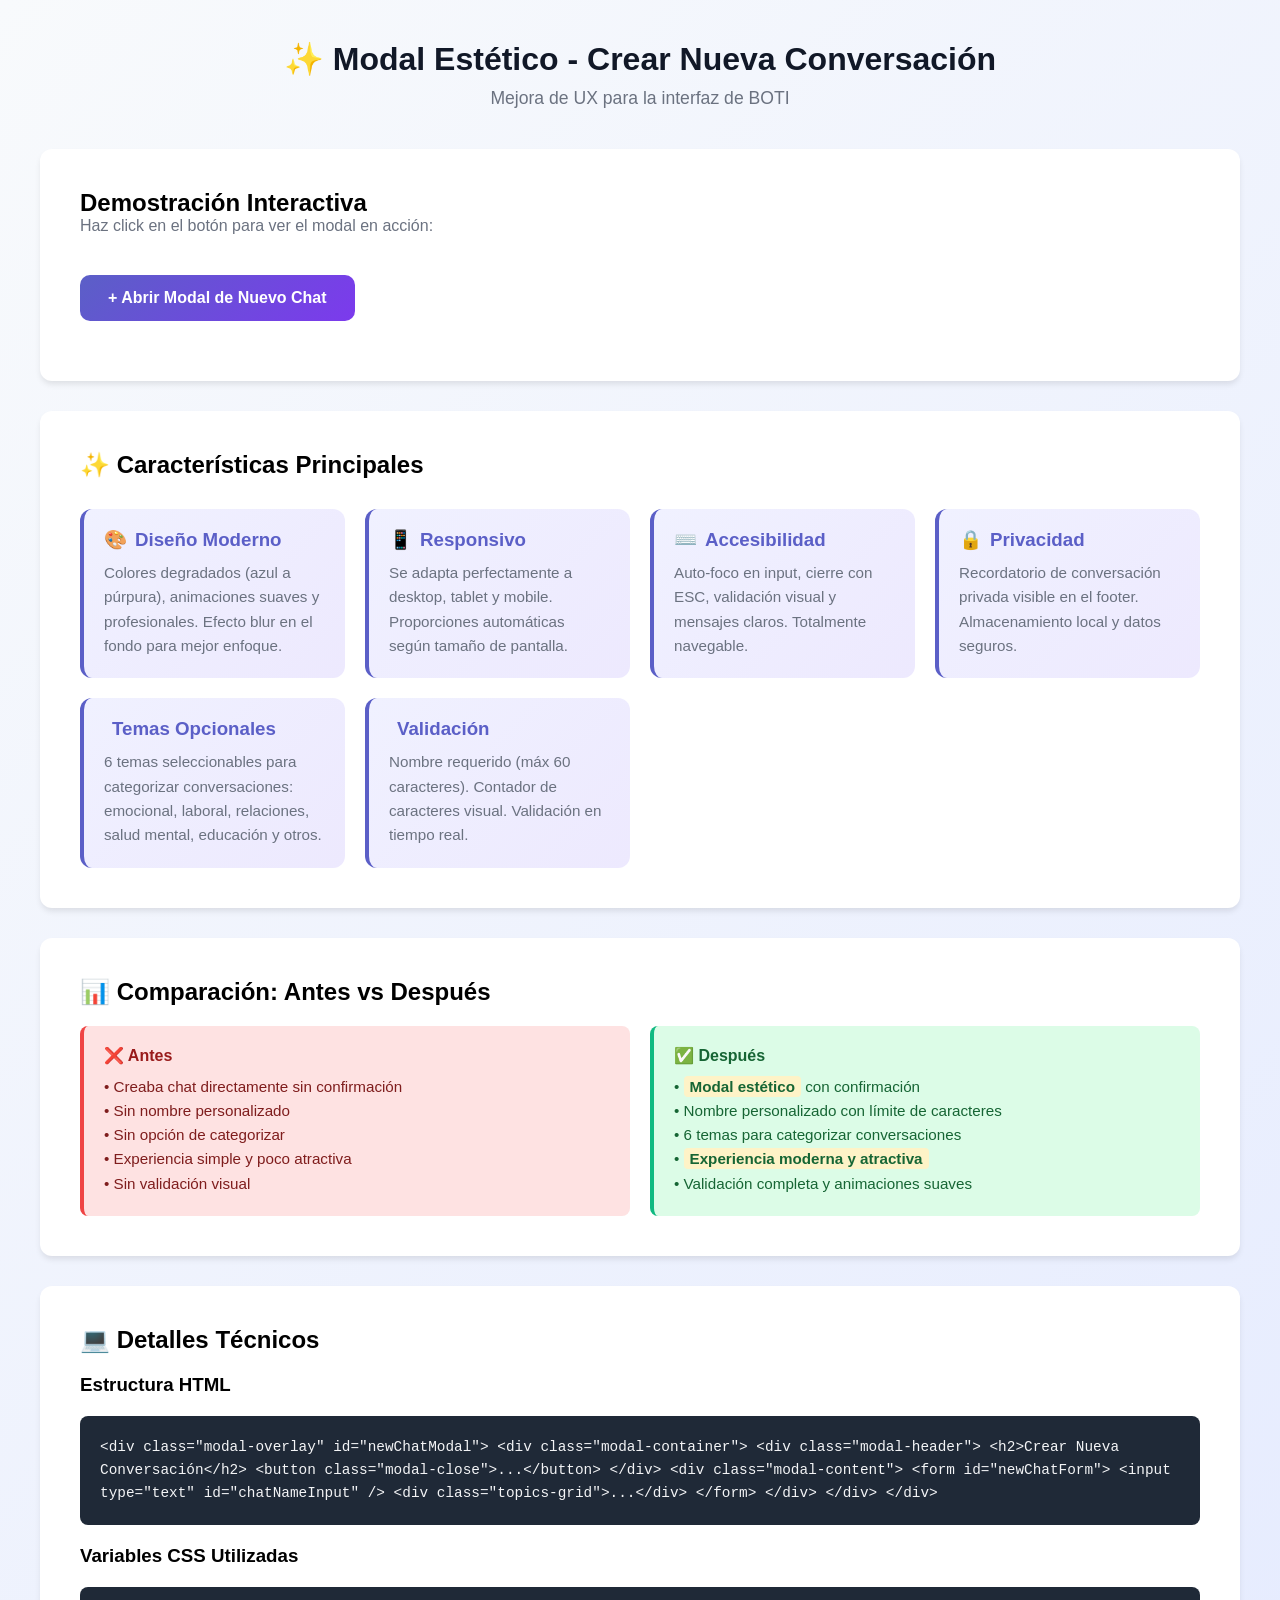
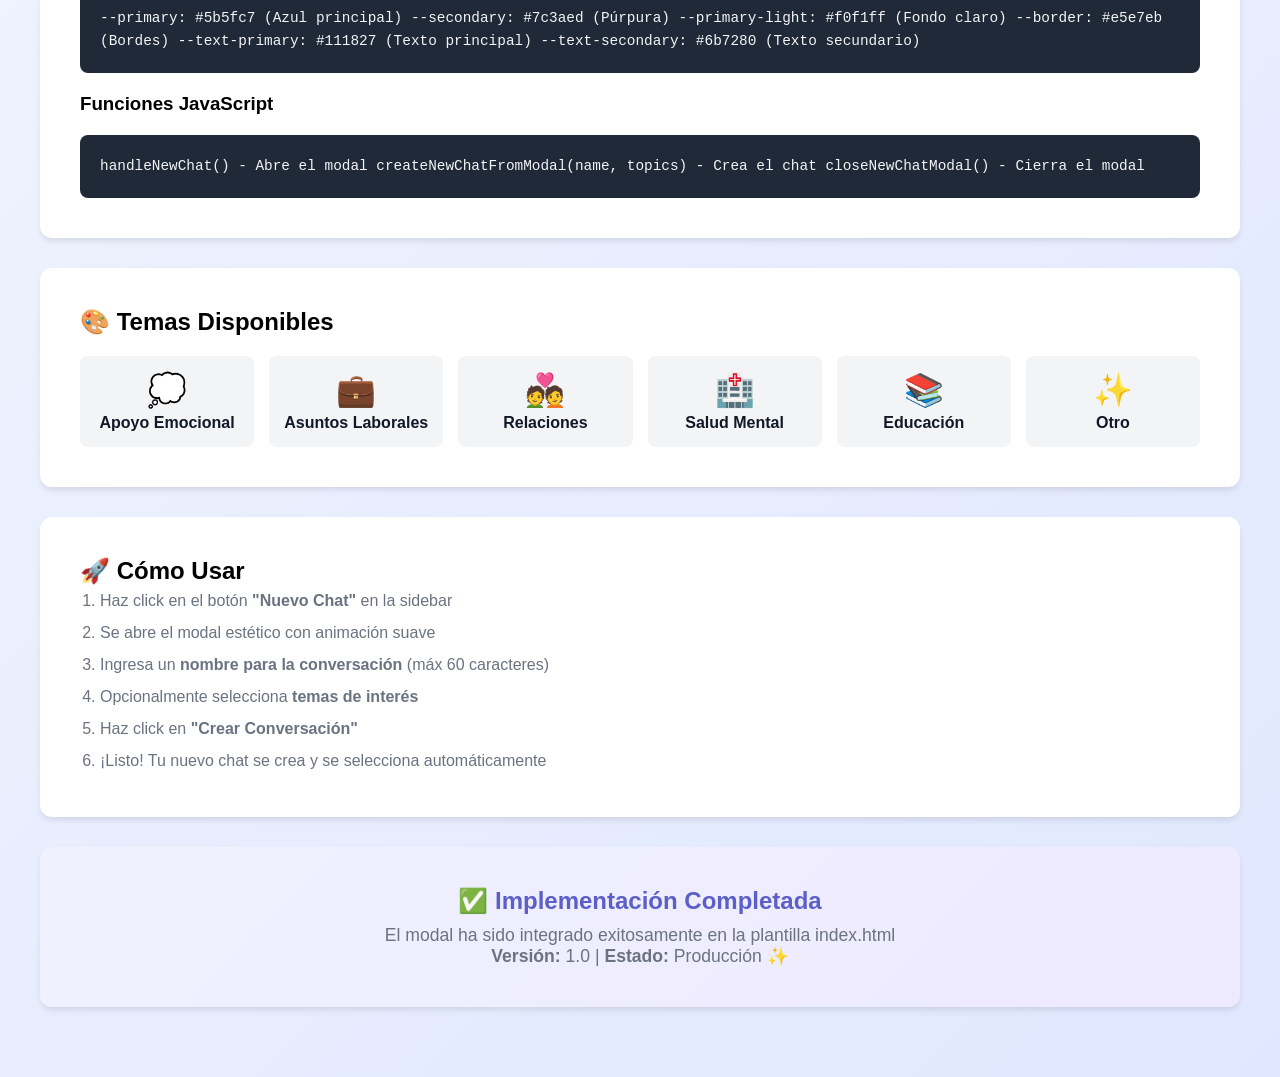
<file: DEMO_MODAL.html>
<!DOCTYPE html>
<html lang="es">
<head>
    <meta charset="UTF-8">
    <meta name="viewport" content="width=device-width, initial-scale=1.0">
    <title>Demo Modal - Crear Nueva Conversación</title>
    <style>
        * {
            margin: 0;
            padding: 0;
            box-sizing: border-box;
        }

        body {
            font-family: -apple-system, BlinkMacSystemFont, 'Segoe UI', Roboto, sans-serif;
            background: linear-gradient(135deg, #f8fafc 0%, #e0e7ff 100%);
            min-height: 100vh;
            padding: 40px 20px;
        }

        .container {
            max-width: 1200px;
            margin: 0 auto;
        }

        h1 {
            text-align: center;
            color: #111827;
            margin-bottom: 10px;
            font-size: 2rem;
        }

        .subtitle {
            text-align: center;
            color: #6b7280;
            margin-bottom: 40px;
            font-size: 1.1rem;
        }

        .demo-section {
            background: white;
            border-radius: 12px;
            padding: 40px;
            margin-bottom: 30px;
            box-shadow: 0 4px 6px -1px rgba(0, 0, 0, 0.1);
        }

        .demo-button {
            display: inline-block;
            padding: 14px 28px;
            background: linear-gradient(135deg, #5b5fc7, #7c3aed);
            color: white;
            border: none;
            border-radius: 10px;
            font-size: 1rem;
            font-weight: 600;
            cursor: pointer;
            transition: all 0.3s ease;
            margin: 20px 0;
        }

        .demo-button:hover {
            transform: translateY(-2px);
            box-shadow: 0 10px 20px rgba(91, 95, 199, 0.3);
        }

        .features {
            display: grid;
            grid-template-columns: repeat(auto-fit, minmax(250px, 1fr));
            gap: 20px;
            margin-top: 30px;
        }

        .feature-card {
            background: linear-gradient(135deg, #f0f1ff 0%, #ede9fe 100%);
            padding: 20px;
            border-radius: 12px;
            border-left: 4px solid #5b5fc7;
        }

        .feature-card h3 {
            color: #5b5fc7;
            margin-bottom: 10px;
        }

        .feature-card p {
            color: #6b7280;
            font-size: 0.95rem;
            line-height: 1.6;
        }

        .code-block {
            background: #1f2937;
            color: #f3f4f6;
            padding: 20px;
            border-radius: 8px;
            overflow-x: auto;
            margin-top: 20px;
            font-family: 'Courier New', monospace;
            font-size: 0.9rem;
            line-height: 1.6;
        }

        .comparison {
            display: grid;
            grid-template-columns: 1fr 1fr;
            gap: 20px;
            margin-top: 20px;
        }

        .comparison-item {
            padding: 20px;
            border-radius: 8px;
        }

        .before {
            background: #fee2e2;
            border-left: 4px solid #ef4444;
        }

        .after {
            background: #dcfce7;
            border-left: 4px solid #10b981;
        }

        .comparison-item h4 {
            margin-bottom: 10px;
            font-weight: 700;
        }

        .before h4 {
            color: #991b1b;
        }

        .after h4 {
            color: #166534;
        }

        .comparison-item p {
            font-size: 0.95rem;
            line-height: 1.6;
        }

        .before p {
            color: #7f1d1d;
        }

        .after p {
            color: #166534;
        }

        .icon {
            display: inline-block;
            margin-right: 8px;
        }

        .highlight {
            background: #fef3c7;
            padding: 2px 6px;
            border-radius: 4px;
            font-weight: 600;
        }

        @media (max-width: 768px) {
            .comparison {
                grid-template-columns: 1fr;
            }

            h1 {
                font-size: 1.5rem;
            }

            .demo-section {
                padding: 20px;
            }
        }
    </style>
</head>
<body>
    <div class="container">
        <h1>✨ Modal Estético - Crear Nueva Conversación</h1>
        <p class="subtitle">Mejora de UX para la interfaz de BOTI</p>

        <div class="demo-section">
            <h2>Demostración Interactiva</h2>
            <p style="color: #6b7280; margin-bottom: 20px;">
                Haz click en el botón para ver el modal en acción:
            </p>
            <button class="demo-button" onclick="openDemoModal()">
                + Abrir Modal de Nuevo Chat
            </button>
        </div>

        <div class="demo-section">
            <h2>✨ Características Principales</h2>
            <div class="features">
                <div class="feature-card">
                    <h3><span class="icon">🎨</span>Diseño Moderno</h3>
                    <p>Colores degradados (azul a púrpura), animaciones suaves y profesionales. Efecto blur en el fondo para mejor enfoque.</p>
                </div>

                <div class="feature-card">
                    <h3><span class="icon">📱</span>Responsivo</h3>
                    <p>Se adapta perfectamente a desktop, tablet y mobile. Proporciones automáticas según tamaño de pantalla.</p>
                </div>

                <div class="feature-card">
                    <h3><span class="icon">⌨️</span>Accesibilidad</h3>
                    <p>Auto-foco en input, cierre con ESC, validación visual y mensajes claros. Totalmente navegable.</p>
                </div>

                <div class="feature-card">
                    <h3><span class="icon">🔒</span>Privacidad</h3>
                    <p>Recordatorio de conversación privada visible en el footer. Almacenamiento local y datos seguros.</p>
                </div>

                <div class="feature-card">
                    <h3><span class="icon"></span>Temas Opcionales</h3>
                    <p>6 temas seleccionables para categorizar conversaciones: emocional, laboral, relaciones, salud mental, educación y otros.</p>
                </div>

                <div class="feature-card">
                    <h3><span class="icon"></span>Validación</h3>
                    <p>Nombre requerido (máx 60 caracteres). Contador de caracteres visual. Validación en tiempo real.</p>
                </div>
            </div>
        </div>

        <div class="demo-section">
            <h2>📊 Comparación: Antes vs Después</h2>
            <div class="comparison">
                <div class="comparison-item before">
                    <h4>❌ Antes</h4>
                    <p>
                        • Creaba chat directamente sin confirmación<br>
                        • Sin nombre personalizado<br>
                        • Sin opción de categorizar<br>
                        • Experiencia simple y poco atractiva<br>
                        • Sin validación visual
                    </p>
                </div>

                <div class="comparison-item after">
                    <h4>✅ Después</h4>
                    <p>
                        • <span class="highlight">Modal estético</span> con confirmación<br>
                        • Nombre personalizado con límite de caracteres<br>
                        • 6 temas para categorizar conversaciones<br>
                        • <span class="highlight">Experiencia moderna y atractiva</span><br>
                        • Validación completa y animaciones suaves
                    </p>
                </div>
            </div>
        </div>

        <div class="demo-section">
            <h2>💻 Detalles Técnicos</h2>
            
            <h3 style="margin-top: 20px; margin-bottom: 10px;">Estructura HTML</h3>
            <div class="code-block">
&lt;div class="modal-overlay" id="newChatModal"&gt;
    &lt;div class="modal-container"&gt;
        &lt;div class="modal-header"&gt;
            &lt;h2&gt;Crear Nueva Conversación&lt;/h2&gt;
            &lt;button class="modal-close"&gt;...&lt;/button&gt;
        &lt;/div&gt;
        &lt;div class="modal-content"&gt;
            &lt;form id="newChatForm"&gt;
                &lt;input type="text" id="chatNameInput" /&gt;
                &lt;div class="topics-grid"&gt;...&lt;/div&gt;
            &lt;/form&gt;
        &lt;/div&gt;
    &lt;/div&gt;
&lt;/div&gt;
            </div>

            <h3 style="margin-top: 20px; margin-bottom: 10px;">Variables CSS Utilizadas</h3>
            <div class="code-block">
--primary: #5b5fc7 (Azul principal)
--secondary: #7c3aed (Púrpura)
--primary-light: #f0f1ff (Fondo claro)
--border: #e5e7eb (Bordes)
--text-primary: #111827 (Texto principal)
--text-secondary: #6b7280 (Texto secundario)
            </div>

            <h3 style="margin-top: 20px; margin-bottom: 10px;">Funciones JavaScript</h3>
            <div class="code-block">
handleNewChat()  - Abre el modal
createNewChatFromModal(name, topics) - Crea el chat
closeNewChatModal() - Cierra el modal
            </div>
        </div>

        <div class="demo-section">
            <h2>🎨 Temas Disponibles</h2>
            <div style="display: grid; grid-template-columns: repeat(auto-fit, minmax(150px, 1fr)); gap: 15px; margin-top: 20px;">
                <div style="padding: 15px; background: #f3f4f6; border-radius: 8px; text-align: center;">
                    <div style="font-size: 2rem; margin-bottom: 5px;">💭</div>
                    <div style="font-weight: 600; color: #111827;">Apoyo Emocional</div>
                </div>
                <div style="padding: 15px; background: #f3f4f6; border-radius: 8px; text-align: center;">
                    <div style="font-size: 2rem; margin-bottom: 5px;">💼</div>
                    <div style="font-weight: 600; color: #111827;">Asuntos Laborales</div>
                </div>
                <div style="padding: 15px; background: #f3f4f6; border-radius: 8px; text-align: center;">
                    <div style="font-size: 2rem; margin-bottom: 5px;">💑</div>
                    <div style="font-weight: 600; color: #111827;">Relaciones</div>
                </div>
                <div style="padding: 15px; background: #f3f4f6; border-radius: 8px; text-align: center;">
                    <div style="font-size: 2rem; margin-bottom: 5px;">🏥</div>
                    <div style="font-weight: 600; color: #111827;">Salud Mental</div>
                </div>
                <div style="padding: 15px; background: #f3f4f6; border-radius: 8px; text-align: center;">
                    <div style="font-size: 2rem; margin-bottom: 5px;">📚</div>
                    <div style="font-weight: 600; color: #111827;">Educación</div>
                </div>
                <div style="padding: 15px; background: #f3f4f6; border-radius: 8px; text-align: center;">
                    <div style="font-size: 2rem; margin-bottom: 5px;">✨</div>
                    <div style="font-weight: 600; color: #111827;">Otro</div>
                </div>
            </div>
        </div>

        <div class="demo-section">
            <h2>🚀 Cómo Usar</h2>
            <ol style="color: #6b7280; line-height: 2; margin-left: 20px;">
                <li>Haz click en el botón <strong>"Nuevo Chat"</strong> en la sidebar</li>
                <li>Se abre el modal estético con animación suave</li>
                <li>Ingresa un <strong>nombre para la conversación</strong> (máx 60 caracteres)</li>
                <li>Opcionalmente selecciona <strong>temas de interés</strong></li>
                <li>Haz click en <strong>"Crear Conversación"</strong></li>
                <li>¡Listo! Tu nuevo chat se crea y se selecciona automáticamente</li>
            </ol>
        </div>

        <div class="demo-section" style="text-align: center; background: linear-gradient(135deg, #f0f1ff 0%, #ede9fe 100%);">
            <h2 style="color: #5b5fc7;">✅ Implementación Completada</h2>
            <p style="color: #6b7280; font-size: 1.1rem; margin-top: 10px;">
                El modal ha sido integrado exitosamente en la plantilla index.html<br>
                <strong>Versión:</strong> 1.0 | <strong>Estado:</strong> Producción ✨
            </p>
        </div>
    </div>

    <script>
        function openDemoModal() {
            alert('🎉 Modal implementado en la aplicación.\n\nEn la aplicación real, esto abrirá un hermoso modal estético para crear nuevas conversaciones.\n\n✨ ¡Pruébalo en la interfaz de BOTI!');
        }
    </script>
</body>
</html>
</file>
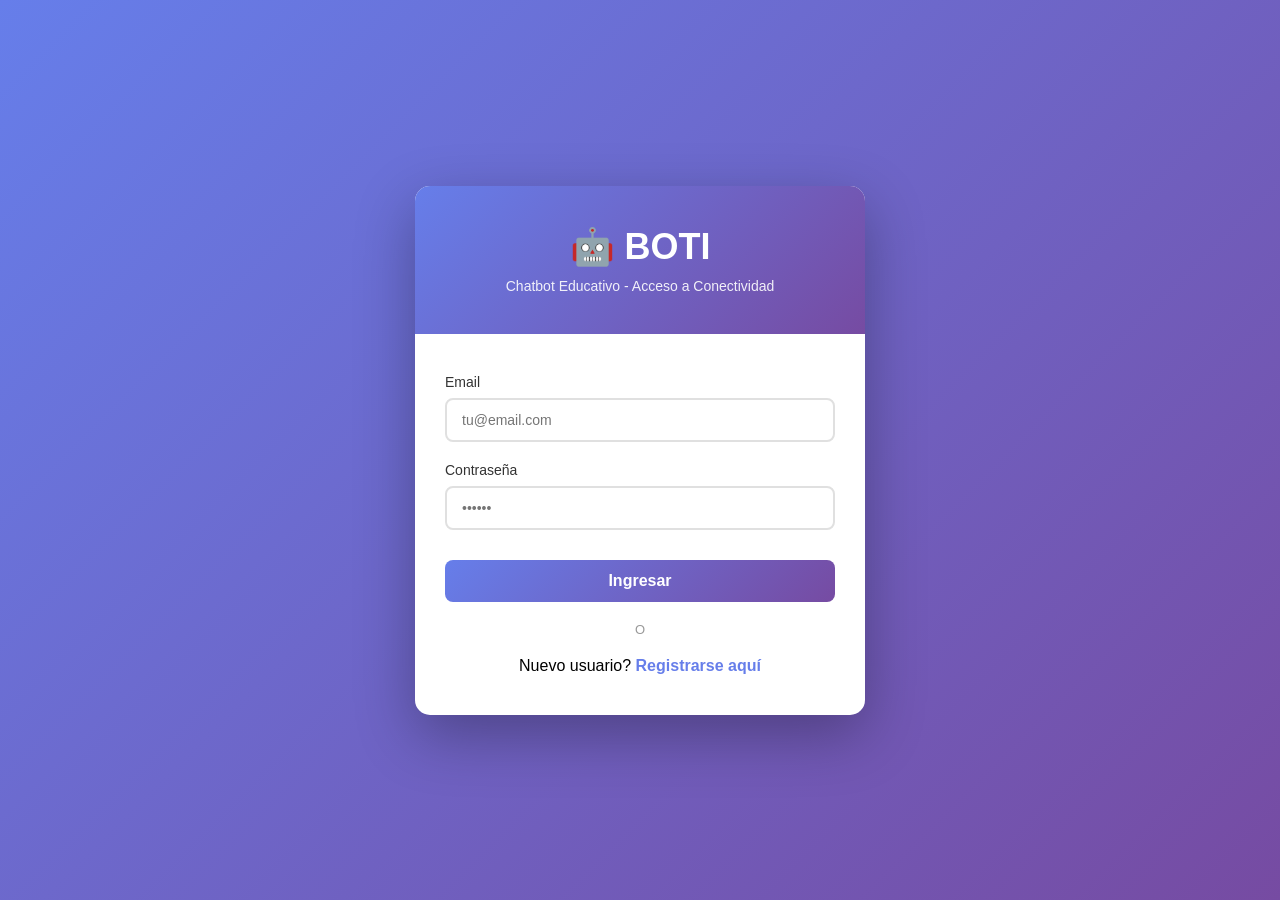
<file: templates/Login.html>
<!DOCTYPE html>
<html lang="es">
<head>
    <meta charset="UTF-8">
    <meta name="viewport" content="width=device-width, initial-scale=1.0">
    <title>BOTI - Chatbot Educativo | Login</title>
    <style>
        * {
            margin: 0;
            padding: 0;
            box-sizing: border-box;
        }
        
        body {
            font-family: 'Segoe UI', Tahoma, Geneva, Verdana, sans-serif;
            background: linear-gradient(135deg, #667eea 0%, #764ba2 100%);
            min-height: 100vh;
            display: flex;
            justify-content: center;
            align-items: center;
            padding: 20px;
        }
        
        .container {
            width: 100%;
            max-width: 450px;
            background: white;
            border-radius: 15px;
            box-shadow: 0 20px 60px rgba(0,0,0,0.3);
            overflow: hidden;
        }
        
        .header {
            background: linear-gradient(135deg, #667eea 0%, #764ba2 100%);
            color: white;
            padding: 40px 30px;
            text-align: center;
        }
        
        .header h1 {
            font-size: 36px;
            margin-bottom: 10px;
        }
        
        .header p {
            font-size: 14px;
            opacity: 0.9;
        }
        
        .content {
            padding: 40px 30px;
        }
        
        .form-group {
            margin-bottom: 20px;
        }
        
        label {
            display: block;
            margin-bottom: 8px;
            color: #333;
            font-weight: 500;
            font-size: 14px;
        }
        
        input {
            width: 100%;
            padding: 12px 15px;
            border: 2px solid #e0e0e0;
            border-radius: 8px;
            font-size: 14px;
            transition: all 0.3s;
        }
        
        input:focus {
            outline: none;
            border-color: #667eea;
            box-shadow: 0 0 0 3px rgba(102, 126, 234, 0.1);
        }
        
        .submit-btn {
            width: 100%;
            padding: 12px;
            background: linear-gradient(135deg, #667eea 0%, #764ba2 100%);
            color: white;
            border: none;
            border-radius: 8px;
            font-size: 16px;
            font-weight: 600;
            cursor: pointer;
            transition: all 0.3s;
            margin-top: 10px;
        }
        
        .submit-btn:hover {
            transform: translateY(-2px);
            box-shadow: 0 10px 25px rgba(102, 126, 234, 0.3);
        }
        
        .divider {
            text-align: center;
            margin: 20px 0;
            color: #999;
            font-size: 13px;
        }
        
        .register-link {
            text-align: center;
            margin-top: 20px;
        }
        
        .register-link a {
            color: #667eea;
            text-decoration: none;
            font-weight: 600;
            cursor: pointer;
        }
        
        .register-link a:hover {
            text-decoration: underline;
        }
        
        .demo-section {
            background: #f5f5f5;
            padding: 15px;
            border-radius: 8px;
            margin-bottom: 20px;
            font-size: 13px;
        }
        
        .demo-section strong {
            color: #333;
        }
        
        .demo-credentials {
            background: white;
            padding: 10px;
            border-radius: 5px;
            margin-top: 8px;
            font-family: monospace;
            font-size: 12px;
            line-height: 1.6;
        }
        
        .error {
            background: #fee;
            color: #c33;
            padding: 12px;
            border-radius: 8px;
            margin-bottom: 20px;
            border-left: 4px solid #c33;
            display: none;
        }
        
        .error.show {
            display: block;
        }
        
        .loading {
            display: none;
            text-align: center;
            color: #667eea;
        }
        
        .loading.show {
            display: block;
        }
    </style>
</head>
<body>
    <div class="container">
        <div class="header">
            <h1>🤖 BOTI</h1>
            <p>Chatbot Educativo - Acceso a Conectividad</p>
        </div>
        
        <div class="content">
            <!-- Mensaje de error -->
            <div class="error" id="errorMsg"></div>
            

        
            <form id="loginForm">
                <div class="form-group">
                    <label for="email"> Email</label>
                    <input type="email" id="email" name="email" placeholder="tu@email.com" required>
                </div>
                
                <div class="form-group">
                    <label for="password"> Contraseña</label>
                    <input type="password" id="password" name="password" placeholder="••••••" required>
                </div>
                
                <button type="submit" class="submit-btn">Ingresar</button>
                
                <div class="loading" id="loading">
                    Verificando credenciales...
                </div>
            </form>
            
            <div class="divider">O</div>
            
            <div class="register-link">
                Nuevo usuario? <a onclick="goToRegister()">Registrarse aquí</a>
            </div>
        </div>
    </div>
    
    <script>
        const loginForm = document.getElementById('loginForm');
        const errorMsg = document.getElementById('errorMsg');
        const loading = document.getElementById('loading');
        
        loginForm.addEventListener('submit', async (e) => {
            e.preventDefault();
            
            const email = document.getElementById('email').value;
            const password = document.getElementById('password').value;
            
            errorMsg.classList.remove('show');
            loading.classList.add('show');
            
            try {
                const response = await fetch('/api/auth/login', {
                    method: 'POST',
                    headers: {'Content-Type': 'application/json'},
                    body: JSON.stringify({email, password})
                });
                
                const data = await response.json();
                
                if (data.success) {
                    // Redireccionar según rol
                    if (data.user.role === 'admin') {
                        window.location.href = '/admin/dashboard';
                    } else {
                        window.location.href = '/user/consent';
                    }
                } else {
                    showError(data.error || 'Error al iniciar sesión');
                }
            } catch (error) {
                showError('Error de conexión: ' + error.message);
            } finally {
                loading.classList.remove('show');
            }
        });
        
        function showError(msg) {
            errorMsg.textContent = msg;
            errorMsg.classList.add('show');
        }
        
        function goToRegister() {
            window.location.href = '/auth/register';
        }
    </script>
</body>
</html>
</file>
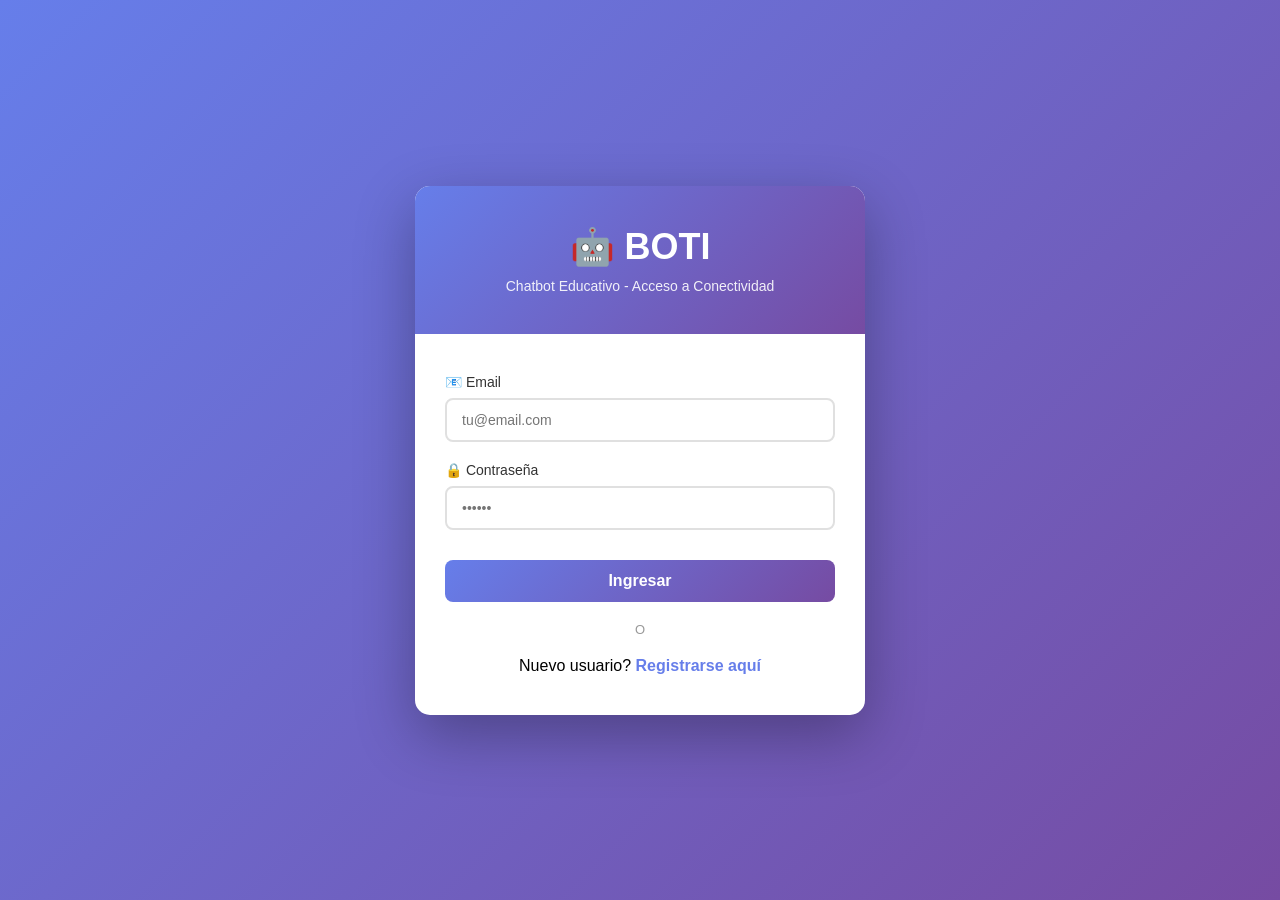
<file: templates/auth/login.html>
<!DOCTYPE html>
<html lang="es">
<head>
    <meta charset="UTF-8">
    <meta name="viewport" content="width=device-width, initial-scale=1.0">
    <title>BOTI - Chatbot Educativo | Login</title>
    <style>
        * {
            margin: 0;
            padding: 0;
            box-sizing: border-box;
        }
        
        body {
            font-family: 'Segoe UI', Tahoma, Geneva, Verdana, sans-serif;
            background: linear-gradient(135deg, #667eea 0%, #764ba2 100%);
            min-height: 100vh;
            display: flex;
            justify-content: center;
            align-items: center;
            padding: 20px;
        }
        
        .container {
            width: 100%;
            max-width: 450px;
            background: white;
            border-radius: 15px;
            box-shadow: 0 20px 60px rgba(0,0,0,0.3);
            overflow: hidden;
        }
        
        .header {
            background: linear-gradient(135deg, #667eea 0%, #764ba2 100%);
            color: white;
            padding: 40px 30px;
            text-align: center;
        }
        
        .header h1 {
            font-size: 36px;
            margin-bottom: 10px;
        }
        
        .header p {
            font-size: 14px;
            opacity: 0.9;
        }
        
        .content {
            padding: 40px 30px;
        }
        
        .form-group {
            margin-bottom: 20px;
        }
        
        label {
            display: block;
            margin-bottom: 8px;
            color: #333;
            font-weight: 500;
            font-size: 14px;
        }
        
        input {
            width: 100%;
            padding: 12px 15px;
            border: 2px solid #e0e0e0;
            border-radius: 8px;
            font-size: 14px;
            transition: all 0.3s;
        }
        
        input:focus {
            outline: none;
            border-color: #667eea;
            box-shadow: 0 0 0 3px rgba(102, 126, 234, 0.1);
        }
        
        .submit-btn {
            width: 100%;
            padding: 12px;
            background: linear-gradient(135deg, #667eea 0%, #764ba2 100%);
            color: white;
            border: none;
            border-radius: 8px;
            font-size: 16px;
            font-weight: 600;
            cursor: pointer;
            transition: all 0.3s;
            margin-top: 10px;
        }
        
        .submit-btn:hover {
            transform: translateY(-2px);
            box-shadow: 0 10px 25px rgba(102, 126, 234, 0.3);
        }
        
        .divider {
            text-align: center;
            margin: 20px 0;
            color: #999;
            font-size: 13px;
        }
        
        .register-link {
            text-align: center;
            margin-top: 20px;
        }
        
        .register-link a {
            color: #667eea;
            text-decoration: none;
            font-weight: 600;
            cursor: pointer;
        }
        
        .register-link a:hover {
            text-decoration: underline;
        }
        
        .demo-section {
            background: #f5f5f5;
            padding: 15px;
            border-radius: 8px;
            margin-bottom: 20px;
            font-size: 13px;
        }
        
        .demo-section strong {
            color: #333;
        }
        
        .demo-credentials {
            background: white;
            padding: 10px;
            border-radius: 5px;
            margin-top: 8px;
            font-family: monospace;
            font-size: 12px;
            line-height: 1.6;
        }
        
        .error {
            background: #fee;
            color: #c33;
            padding: 12px;
            border-radius: 8px;
            margin-bottom: 20px;
            border-left: 4px solid #c33;
            display: none;
        }
        
        .error.show {
            display: block;
        }
        
        .loading {
            display: none;
            text-align: center;
            color: #667eea;
        }
        
        .loading.show {
            display: block;
        }
    </style>
</head>
<body>
    <div class="container">
        <div class="header">
            <h1>🤖 BOTI</h1>
            <p>Chatbot Educativo - Acceso a Conectividad</p>
        </div>
        
        <div class="content">
            <!-- Mensaje de error -->
            <div class="error" id="errorMsg"></div>
            
            <!-- Demostración de credenciales -->
           
            
            <form id="loginForm">
                <div class="form-group">
                    <label for="email">📧 Email</label>
                    <input type="email" id="email" name="email" placeholder="tu@email.com" required>
                </div>
                
                <div class="form-group">
                    <label for="password">🔒 Contraseña</label>
                    <input type="password" id="password" name="password" placeholder="••••••" required>
                </div>
                
                <button type="submit" class="submit-btn">Ingresar</button>
                
                <div class="loading" id="loading">
                    ⏳ Verificando credenciales...
                </div>
            </form>
            
            <div class="divider">O</div>
            
            <div class="register-link">
                Nuevo usuario? <a onclick="goToRegister()">Registrarse aquí</a>
            </div>
        </div>
    </div>
    
    <script>
        const loginForm = document.getElementById('loginForm');
        const errorMsg = document.getElementById('errorMsg');
        const loading = document.getElementById('loading');
        
        loginForm.addEventListener('submit', async (e) => {
            e.preventDefault();
            
            const email = document.getElementById('email').value;
            const password = document.getElementById('password').value;
            
            errorMsg.classList.remove('show');
            loading.classList.add('show');
            
            try {
                const response = await fetch('/api/auth/login', {
                    method: 'POST',
                    headers: {'Content-Type': 'application/json'},
                    body: JSON.stringify({email, password})
                });
                
                const data = await response.json();
                
                if (data.success) {
                    // Redireccionar según rol
                    if (data.user.role === 'admin') {
                        window.location.href = '/admin/dashboard';
                    } else {
                        window.location.href = '/user/consent';
                    }
                } else {
                    showError(data.error || 'Error al iniciar sesión');
                }
            } catch (error) {
                showError('Error de conexión: ' + error.message);
            } finally {
                loading.classList.remove('show');
            }
        });
        
        function showError(msg) {
            errorMsg.textContent = msg;
            errorMsg.classList.add('show');
        }
        
        function goToRegister() {
            window.location.href = '/auth/register';
        }
    </script>
</body>
</html>
</file>
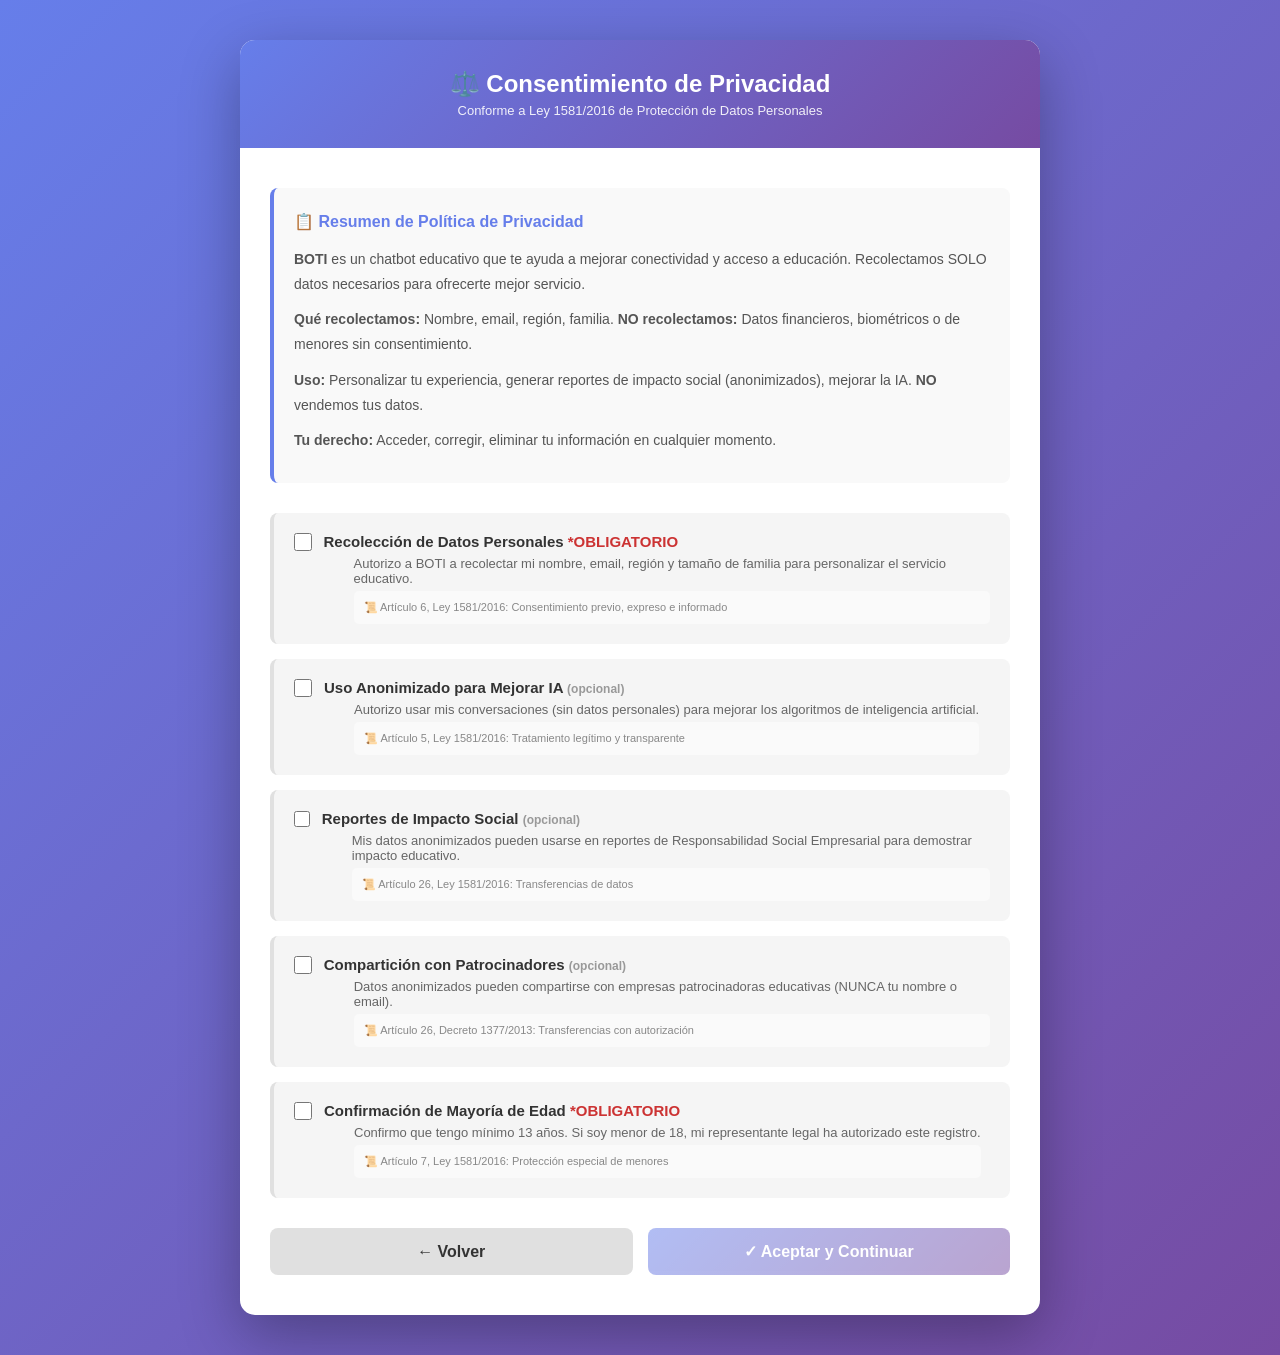
<file: templates/user/consent.html>
<!DOCTYPE html>
<html lang="es">
<head>
    <meta charset="UTF-8">
    <meta name="viewport" content="width=device-width, initial-scale=1.0">
    <title>BOTI - Consentimiento LSRPD</title>
    <style>
        * {
            margin: 0;
            padding: 0;
            box-sizing: border-box;
        }
        
        body {
            font-family: 'Segoe UI', Tahoma, Geneva, Verdana, sans-serif;
            background: linear-gradient(135deg, #667eea 0%, #764ba2 100%);
            min-height: 100vh;
            padding: 40px 20px;
        }
        
        .container {
            max-width: 800px;
            margin: 0 auto;
            background: white;
            border-radius: 15px;
            box-shadow: 0 20px 60px rgba(0,0,0,0.3);
            overflow: hidden;
        }
        
        .header {
            background: linear-gradient(135deg, #667eea 0%, #764ba2 100%);
            color: white;
            padding: 30px;
            text-align: center;
        }
        
        .header h1 {
            font-size: 24px;
            margin-bottom: 5px;
        }
        
        .header p {
            font-size: 13px;
            opacity: 0.9;
        }
        
        .content {
            padding: 40px 30px;
        }
        
        .policy-text {
            background: #f9f9f9;
            padding: 20px;
            border-radius: 8px;
            border-left: 4px solid #667eea;
            margin-bottom: 30px;
            font-size: 14px;
            line-height: 1.8;
            max-height: 300px;
            overflow-y: auto;
        }
        
        .policy-text h3 {
            color: #667eea;
            margin-bottom: 10px;
            font-size: 16px;
        }
        
        .policy-text p {
            margin-bottom: 10px;
            color: #555;
        }
        
        .consent-items {
            margin: 30px 0;
        }
        
        .consent-item {
            background: #f5f5f5;
            padding: 20px;
            border-radius: 8px;
            margin-bottom: 15px;
            border-left: 4px solid #e0e0e0;
            transition: all 0.3s;
        }
        
        .consent-item.checked {
            background: #f0f7ff;
            border-left-color: #667eea;
        }
        
        .consent-item input[type="checkbox"] {
            margin-right: 12px;
            width: 18px;
            height: 18px;
            cursor: pointer;
            accent-color: #667eea;
        }
        
        .consent-label {
            cursor: pointer;
            display: flex;
            align-items: flex-start;
            user-select: none;
        }
        
        .consent-label strong {
            color: #333;
            font-size: 15px;
        }
        
        .consent-description {
            color: #666;
            font-size: 13px;
            margin-top: 5px;
            margin-left: 30px;
        }
        
        .required {
            color: #c33;
            font-weight: bold;
        }
        
        .optional {
            color: #999;
            font-size: 12px;
        }
        
        .legal-reference {
            background: #fafafa;
            padding: 10px;
            border-radius: 5px;
            margin-top: 5px;
            font-size: 11px;
            color: #888;
            margin-left: 30px;
        }
        
        .buttons {
            display: flex;
            gap: 15px;
            margin-top: 30px;
        }
        
        button {
            flex: 1;
            padding: 14px;
            border: none;
            border-radius: 8px;
            font-size: 16px;
            font-weight: 600;
            cursor: pointer;
            transition: all 0.3s;
        }
        
        .submit-btn {
            background: linear-gradient(135deg, #667eea 0%, #764ba2 100%);
            color: white;
        }
        
        .submit-btn:hover:not(:disabled) {
            transform: translateY(-2px);
            box-shadow: 0 10px 25px rgba(102, 126, 234, 0.3);
        }
        
        .submit-btn:disabled {
            opacity: 0.5;
            cursor: not-allowed;
        }
        
        .cancel-btn {
            background: #e0e0e0;
            color: #333;
        }
        
        .cancel-btn:hover {
            background: #d0d0d0;
        }
        
        .error {
            background: #fee;
            color: #c33;
            padding: 12px;
            border-radius: 8px;
            margin-bottom: 20px;
            border-left: 4px solid #c33;
            display: none;
        }
        
        .error.show {
            display: block;
        }
        
        .success {
            background: #efe;
            color: #3c3;
            padding: 12px;
            border-radius: 8px;
            margin-bottom: 20px;
            border-left: 4px solid #3c3;
            display: none;
        }
        
        .success.show {
            display: block;
        }
        
        .loading {
            display: none;
            text-align: center;
            color: #667eea;
        }
        
        .loading.show {
            display: block;
        }
    </style>
</head>
<body>
    <div class="container">
        <div class="header">
            <h1>⚖️ Consentimiento de Privacidad</h1>
            <p>Conforme a Ley 1581/2016 de Protección de Datos Personales</p>
        </div>
        
        <div class="content">
            <!-- Mensajes de error/éxito -->
            <div class="error" id="errorMsg"></div>
            <div class="success" id="successMsg"></div>
            
            <!-- Política de privacidad resumida -->
            <div class="policy-text">
                <h3>📋 Resumen de Política de Privacidad</h3>
                <p>
                    <strong>BOTI</strong> es un chatbot educativo que te ayuda a mejorar conectividad y 
                    acceso a educación. Recolectamos SOLO datos necesarios para ofrecerte mejor servicio.
                </p>
                <p>
                    <strong>Qué recolectamos:</strong> Nombre, email, región, familia. 
                    <strong>NO recolectamos:</strong> Datos financieros, biométricos o de menores sin consentimiento.
                </p>
                <p>
                    <strong>Uso:</strong> Personalizar tu experiencia, generar reportes de impacto social (anonimizados),
                    mejorar la IA. <strong>NO</strong> vendemos tus datos.
                </p>
                <p>
                    <strong>Tu derecho:</strong> Acceder, corregir, eliminar tu información en cualquier momento.
                </p>
            </div>
            
            <!-- Items de consentimiento -->
            <form id="consentForm">
                <div class="consent-items">
                    <!-- Obligatorio 1: Datos personales -->
                    <div class="consent-item">
                        <label class="consent-label">
                            <input type="checkbox" name="datos_personales" required>
                            <div>
                                <strong>Recolección de Datos Personales <span class="required">*OBLIGATORIO</span></strong>
                                <div class="consent-description">
                                    Autorizo a BOTI a recolectar mi nombre, email, región y tamaño de familia 
                                    para personalizar el servicio educativo.
                                </div>
                                <div class="legal-reference">
                                    📜 Artículo 6, Ley 1581/2016: Consentimiento previo, expreso e informado
                                </div>
                            </div>
                        </label>
                    </div>
                    
                    <!-- Opcional 1: Anonimización IA -->
                    <div class="consent-item">
                        <label class="consent-label">
                            <input type="checkbox" name="tratamiento_anonimizado">
                            <div>
                                <strong>Uso Anonimizado para Mejorar IA <span class="optional">(opcional)</span></strong>
                                <div class="consent-description">
                                    Autorizo usar mis conversaciones (sin datos personales) para mejorar 
                                    los algoritmos de inteligencia artificial.
                                </div>
                                <div class="legal-reference">
                                    📜 Artículo 5, Ley 1581/2016: Tratamiento legítimo y transparente
                                </div>
                            </div>
                        </label>
                    </div>
                    
                    <!-- Opcional 2: Reportes RSE -->
                    <div class="consent-item">
                        <label class="consent-label">
                            <input type="checkbox" name="reportes_anonimizados">
                            <div>
                                <strong>Reportes de Impacto Social <span class="optional">(opcional)</span></strong>
                                <div class="consent-description">
                                    Mis datos anonimizados pueden usarse en reportes de Responsabilidad Social Empresarial
                                    para demostrar impacto educativo.
                                </div>
                                <div class="legal-reference">
                                    📜 Artículo 26, Ley 1581/2016: Transferencias de datos
                                </div>
                            </div>
                        </label>
                    </div>
                    
                    <!-- Opcional 3: Compartición sponsors -->
                    <div class="consent-item">
                        <label class="consent-label">
                            <input type="checkbox" name="comparticion_sponsors">
                            <div>
                                <strong>Compartición con Patrocinadores <span class="optional">(opcional)</span></strong>
                                <div class="consent-description">
                                    Datos anonimizados pueden compartirse con empresas patrocinadoras educativas 
                                    (NUNCA tu nombre o email).
                                </div>
                                <div class="legal-reference">
                                    📜 Artículo 26, Decreto 1377/2013: Transferencias con autorización
                                </div>
                            </div>
                        </label>
                    </div>
                    
                    <!-- Obligatorio 2: Mayoría de edad -->
                    <div class="consent-item">
                        <label class="consent-label">
                            <input type="checkbox" name="menores" required>
                            <div>
                                <strong>Confirmación de Mayoría de Edad <span class="required">*OBLIGATORIO</span></strong>
                                <div class="consent-description">
                                    Confirmo que tengo mínimo 13 años. Si soy menor de 18, mi representante legal 
                                    ha autorizado este registro.
                                </div>
                                <div class="legal-reference">
                                    📜 Artículo 7, Ley 1581/2016: Protección especial de menores
                                </div>
                            </div>
                        </label>
                    </div>
                </div>
                
                <div class="buttons">
                    <button type="button" class="cancel-btn" onclick="window.location.href='/auth/login'">
                        ← Volver
                    </button>
                    <button type="submit" class="submit-btn" id="submitBtn">
                        ✓ Aceptar y Continuar
                    </button>
                </div>
                
                <div class="loading" id="loading">
                    ⏳ Guardando consentimiento...
                </div>
            </form>
        </div>
    </div>
    
    <script>
        const form = document.getElementById('consentForm');
        const errorMsg = document.getElementById('errorMsg');
        const successMsg = document.getElementById('successMsg');
        const loading = document.getElementById('loading');
        const submitBtn = document.getElementById('submitBtn');
        
        // Cambiar estado del botón según checkboxes requeridos
        document.querySelectorAll('input[type="checkbox"]').forEach(checkbox => {
            checkbox.addEventListener('change', updateButtonState);
        });
        
        function updateButtonState() {
            const datosPersonales = document.querySelector('input[name="datos_personales"]').checked;
            const menores = document.querySelector('input[name="menores"]').checked;
            
            submitBtn.disabled = !(datosPersonales && menores);
        }
        
        form.addEventListener('submit', async (e) => {
            e.preventDefault();
            
            errorMsg.classList.remove('show');
            successMsg.classList.remove('show');
            loading.classList.add('show');
            
            // Recopilar consentimientos
            const consentItems = {
                'datos_personales': document.querySelector('input[name="datos_personales"]').checked,
                'tratamiento_anonimizado': document.querySelector('input[name="tratamiento_anonimizado"]').checked,
                'reportes_anonimizados': document.querySelector('input[name="reportes_anonimizados"]').checked,
                'comparticion_sponsors': document.querySelector('input[name="comparticion_sponsors"]').checked,
                'menores': document.querySelector('input[name="menores"]').checked
            };
            
            try {
                const response = await fetch('/api/auth/consent', {
                    method: 'POST',
                    headers: {'Content-Type': 'application/json'},
                    body: JSON.stringify({items: consentItems})
                });
                
                const data = await response.json();
                
                if (data.success) {
                    successMsg.textContent = '✓ ' + data.message;
                    successMsg.classList.add('show');
                    
                    // Redireccionar al chat
                    setTimeout(() => {
                        window.location.href = '/user/chat';
                    }, 1500);
                } else {
                    showError(data.error || 'Error al guardar consentimiento');
                }
            } catch (error) {
                showError('Error de conexión: ' + error.message);
            } finally {
                loading.classList.remove('show');
            }
        });
        
        function showError(msg) {
            errorMsg.textContent = msg;
            errorMsg.classList.add('show');
        }
        
        // Inicializar estado del botón
        updateButtonState();
    </script>
</body>
</html>
</file>
